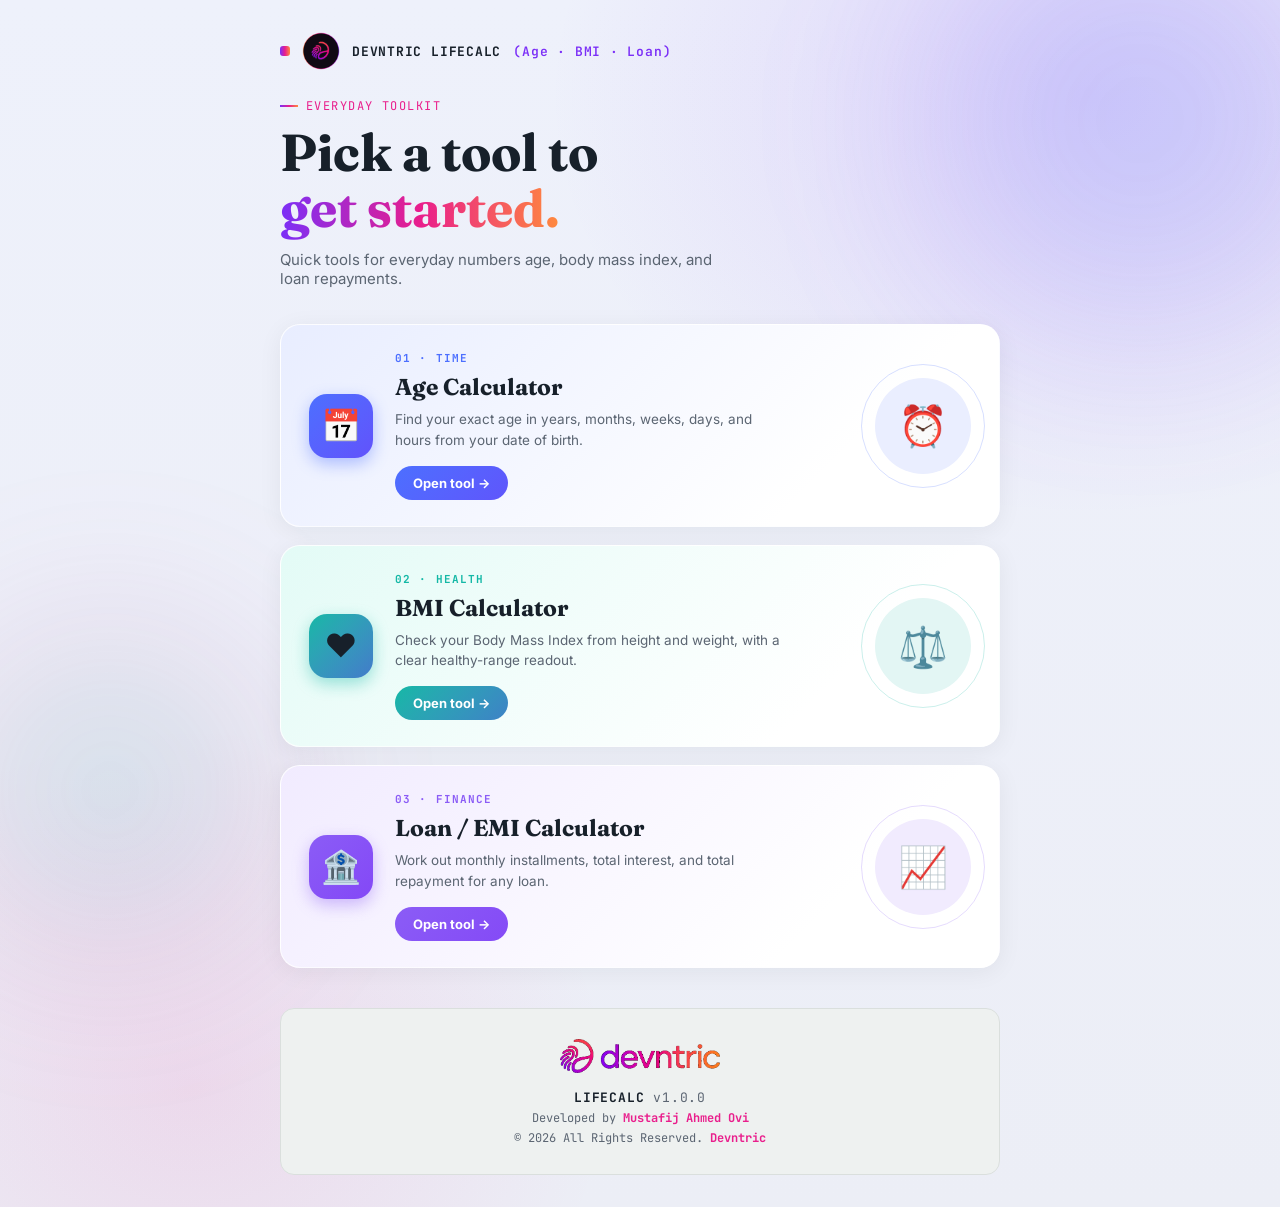
<file: index.html>
<!DOCTYPE html>
<html lang="en">
<head>
<meta charset="UTF-8">
<meta name="viewport" content="width=device-width, initial-scale=1.0">
<title>Devntric LifeCalc</title>
<link rel="stylesheet" href="style.css">
</head>
<body class="landing">

<div class="page landing-page">
  <div class="topnav">
    <span class="brand badge-brand">
      <img src="assets/devntric-icon-circle.png" alt="Devntric" class="brand-icon-badge">
      DEVNTRIC LIFECALC <span class="brand-tagline">(Age · BMI · Loan)</span>
    </span>
  </div>

  <div class="hero">
    <div class="eyebrow">Everyday Toolkit</div>
    <h1>Pick a tool to<br><span class="accent">get started.</span></h1>
    <p class="sub">Quick tools for everyday numbers age, body mass index, and loan repayments.</p>
  </div>

  <div class="tool-grid">
    <a class="tool-card" data-cat="time" href="age.html">
      <span class="icon-badge">📅</span>
      <span class="body">
        <span class="icon">01 · Time</span>
        <h3>Age Calculator</h3>
        <p>Find your exact age in years, months, weeks, days, and hours from your date of birth.</p>
        <span class="go">Open tool →</span>
      </span>
      <span class="deco">⏰</span>
    </a>

    <a class="tool-card" data-cat="health" href="bmi.html">
      <span class="icon-badge">❤️</span>
      <span class="body">
        <span class="icon">02 · Health</span>
        <h3>BMI Calculator</h3>
        <p>Check your Body Mass Index from height and weight, with a clear healthy-range readout.</p>
        <span class="go">Open tool →</span>
      </span>
      <span class="deco">⚖️</span>
    </a>

    <a class="tool-card" data-cat="finance" href="loan.html">
      <span class="icon-badge">🏦</span>
      <span class="body">
        <span class="icon">03 · Finance</span>
        <h3>Loan / EMI Calculator</h3>
        <p>Work out monthly installments, total interest, and total repayment for any loan.</p>
        <span class="go">Open tool →</span>
      </span>
      <span class="deco">📈</span>
    </a>
  </div>

  <footer class="brand-footer">
    <img src="assets/devntric-logo-white.png" alt="Devntric logo">
    <p class="app-name">LIFECALC <span class="ver">v1.0.0</span></p>
    <p class="line">Developed by <a href="https://www.linkedin.com/in/mustafij55" target="_blank" rel="noopener">Mustafij Ahmed Ovi</a></p>
    <p class="line copyright">© 2026 All Rights Reserved. <a href="https://devntric.com/">Devntric</a></p>
  </footer>
</div>

</body>
</html>
</file>
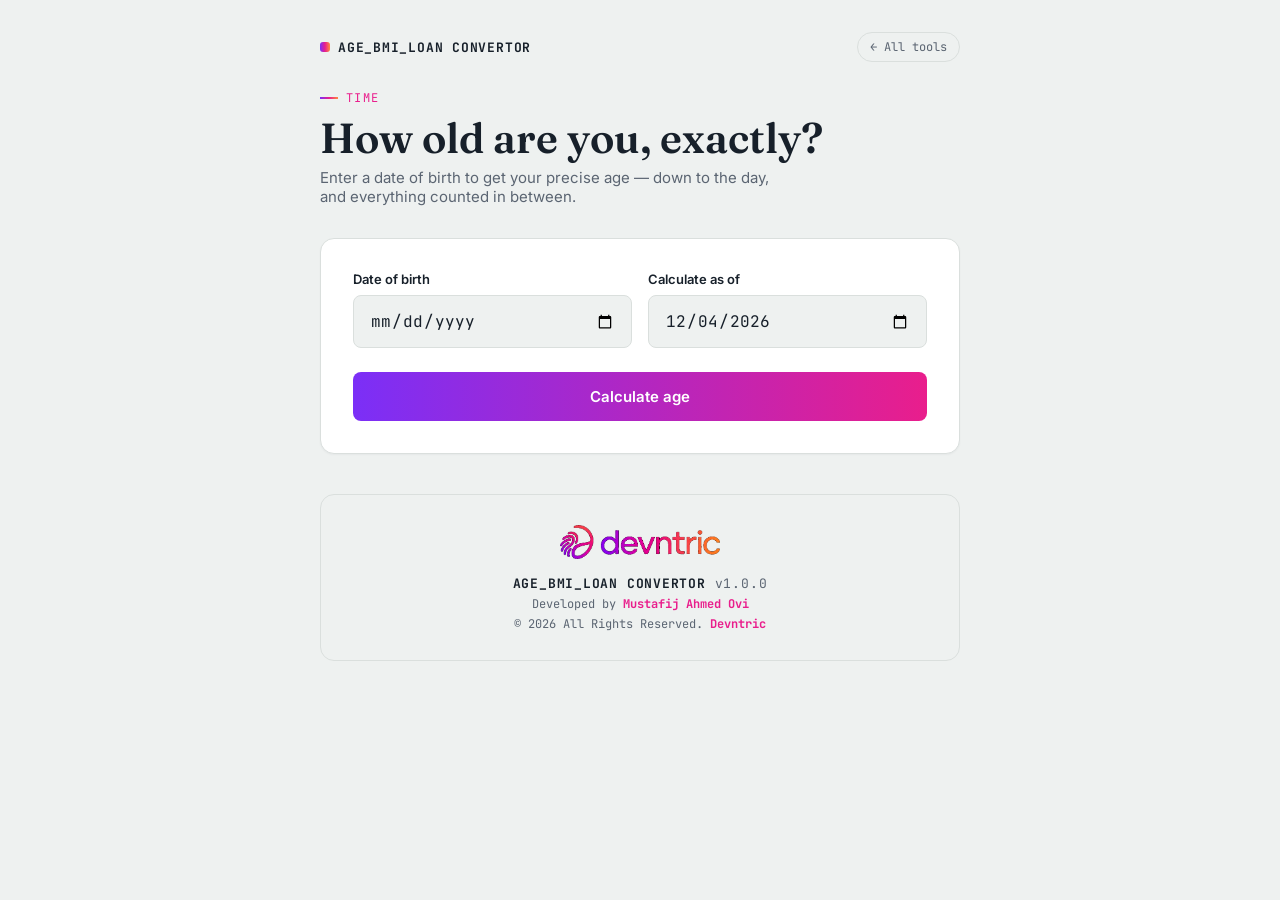
<file: age.html>
<!DOCTYPE html>
<html lang="en">
<head>
<meta charset="UTF-8">
<meta name="viewport" content="width=device-width, initial-scale=1.0">
<title>Age Calculator — Age_BMI_Loan Convertor</title>
<link rel="stylesheet" href="style.css">
</head>
<body>

<div class="page">
  <div class="topnav">
    <a class="brand" href="index.html">AGE_BMI_LOAN CONVERTOR</a>
    <a class="back-link" href="index.html">← All tools</a>
  </div>

  <div class="eyebrow">Time</div>
  <h1>How old are you, exactly?</h1>
  <p class="sub">Enter a date of birth to get your precise age — down to the day, and everything counted in between.</p>

  <div class="card">
    <div class="row">
      <div>
        <label for="dob">Date of birth</label>
        <input type="date" id="dob">
      </div>
      <div>
        <label for="asof">Calculate as of</label>
        <input type="date" id="asof">
      </div>
    </div>
    <button class="primary" id="calcBtn">Calculate age</button>

    <p class="error" id="errorMsg">Please choose a valid date of birth that isn't in the future.</p>

    <div class="result" id="result">
      <p class="headline-stat">You are <span id="mainAge">—</span> old.</p>
      <div class="stat-strip">
        <div class="stat"><span class="num" id="statYears">0</span><span class="lbl">Years</span></div>
        <div class="stat"><span class="num" id="statMonths">0</span><span class="lbl">Months</span></div>
        <div class="stat"><span class="num" id="statWeeks">0</span><span class="lbl">Weeks</span></div>
        <div class="stat"><span class="num" id="statDays">0</span><span class="lbl">Days</span></div>
        <div class="stat"><span class="num" id="statHours">0</span><span class="lbl">Hours</span></div>
      </div>
      <p class="note" id="nextBday"></p>
    </div>
  </div>

  <footer class="brand-footer">
    <img src="assets/devntric-logo-paper.png" alt="Devntric logo">
    <p class="app-name">AGE_BMI_LOAN CONVERTOR <span class="ver">v1.0.0</span></p>
    <p class="line">Developed by <a href="https://www.linkedin.com/in/mustafij55" target="_blank" rel="noopener">Mustafij Ahmed Ovi</a></p>
    <p class="line copyright">© 2026 All Rights Reserved. <a href="https://devntric.com/">Devntric</a></p>
  </footer>
</div>

<script>
  const dobInput = document.getElementById('dob');
  const asofInput = document.getElementById('asof');
  const calcBtn = document.getElementById('calcBtn');
  const result = document.getElementById('result');
  const errorMsg = document.getElementById('errorMsg');

  const today = new Date();
  asofInput.valueAsDate = today;
  dobInput.max = today.toISOString().split('T')[0];

  function animateCount(el, target, duration=600){
    const start = 0;
    const startTime = performance.now();
    function tick(now){
      const progress = Math.min((now - startTime) / duration, 1);
      const eased = 1 - Math.pow(1-progress, 3);
      el.textContent = Math.round(start + (target-start)*eased).toLocaleString();
      if(progress < 1) requestAnimationFrame(tick);
    }
    requestAnimationFrame(tick);
  }

  calcBtn.addEventListener('click', () => {
    const dobVal = dobInput.value;
    const asofVal = asofInput.value || today.toISOString().split('T')[0];

    if(!dobVal){
      errorMsg.style.display = 'block';
      errorMsg.textContent = 'Please choose a date of birth.';
      result.classList.remove('show');
      return;
    }

    const dob = new Date(dobVal + 'T00:00:00');
    const asof = new Date(asofVal + 'T00:00:00');

    if(dob > asof){
      errorMsg.style.display = 'block';
      errorMsg.textContent = "Please choose a valid date of birth that isn't in the future.";
      result.classList.remove('show');
      return;
    }
    errorMsg.style.display = 'none';

    let years = asof.getFullYear() - dob.getFullYear();
    let months = asof.getMonth() - dob.getMonth();
    let days = asof.getDate() - dob.getDate();

    if(days < 0){
      months -= 1;
      const prevMonth = new Date(asof.getFullYear(), asof.getMonth(), 0);
      days += prevMonth.getDate();
    }
    if(months < 0){
      years -= 1;
      months += 12;
    }

    const msDiff = asof - dob;
    const totalDays = Math.floor(msDiff / (1000*60*60*24));
    const totalWeeks = Math.floor(totalDays / 7);
    const totalMonths = years*12 + months;
    const totalHours = Math.floor(msDiff / (1000*60*60));

    document.getElementById('mainAge').textContent = `${years} year${years!==1?'s':''}, ${months} month${months!==1?'s':''}, ${days} day${days!==1?'s':''}`;

    animateCount(document.getElementById('statYears'), years);
    animateCount(document.getElementById('statMonths'), totalMonths);
    animateCount(document.getElementById('statWeeks'), totalWeeks);
    animateCount(document.getElementById('statDays'), totalDays);
    animateCount(document.getElementById('statHours'), totalHours);

    let nextBday = new Date(asof.getFullYear(), dob.getMonth(), dob.getDate());
    if(nextBday < asof){
      nextBday = new Date(asof.getFullYear()+1, dob.getMonth(), dob.getDate());
    }
    const daysToBday = Math.ceil((nextBday - asof) / (1000*60*60*24));
    document.getElementById('nextBday').textContent =
      daysToBday === 0 ? "🎉 It's your birthday today!" : `${daysToBday} day${daysToBday!==1?'s':''} until your next birthday.`;

    result.classList.add('show');
  });
</script>

</body>
</html>
</file>
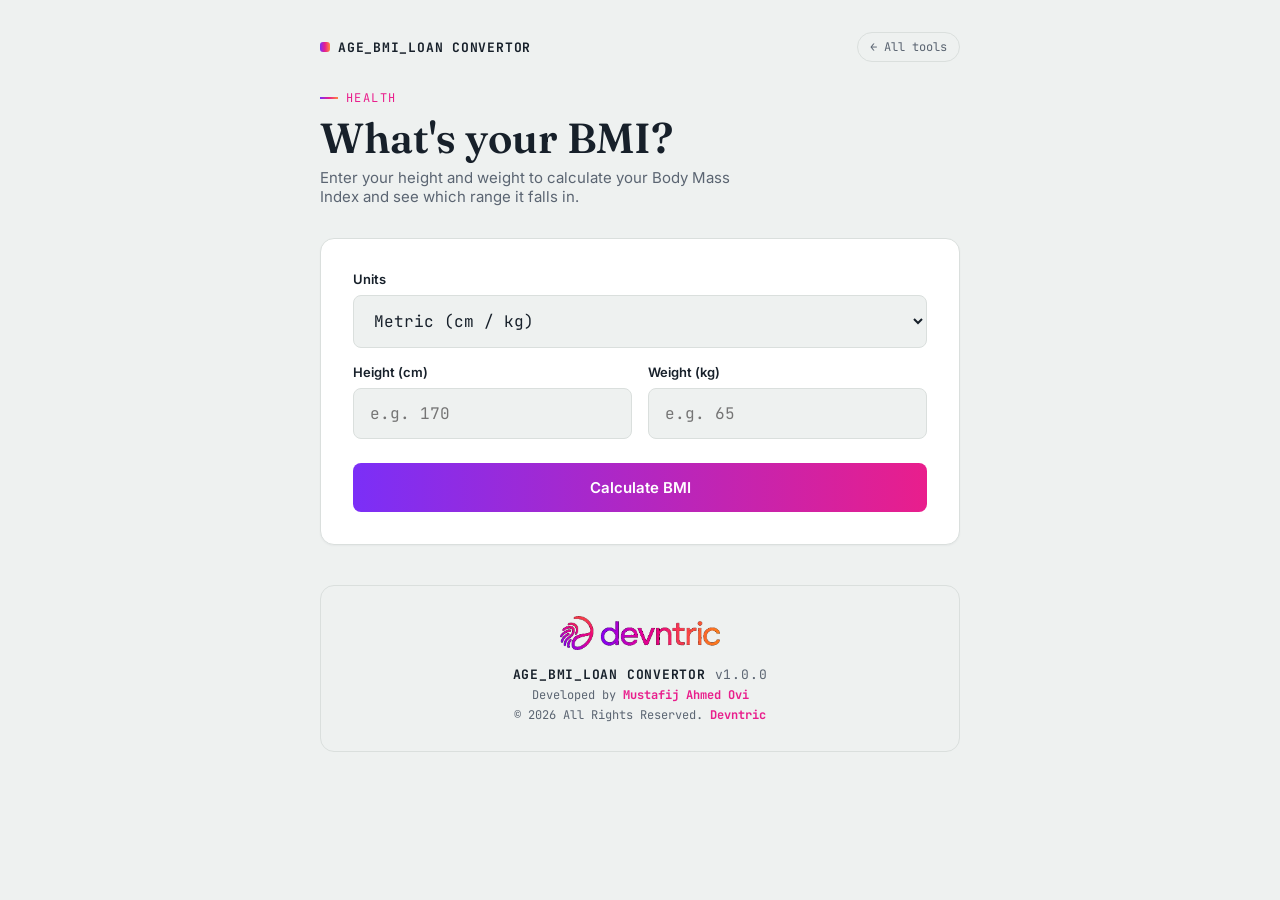
<file: bmi.html>
<!DOCTYPE html>
<html lang="en">
<head>
<meta charset="UTF-8">
<meta name="viewport" content="width=device-width, initial-scale=1.0">
<title>BMI Calculator — Age_BMI_Loan Convertor</title>
<link rel="stylesheet" href="style.css">
<style>
  .bmi-scale{
    margin-top:24px;
    height:10px;
    border-radius:6px;
    background:linear-gradient(to right, #5B8FC7 0%, #5B8FC7 18.5%, #2F6F6B 18.5%, #2F6F6B 41%, #E2A33B 41%, #E2A33B 62%, #C0392B 62%, #C0392B 100%);
    position:relative;
  }
  .bmi-marker{
    position:absolute;
    top:-6px;
    width:2px;
    height:22px;
    background:var(--ink);
    transition:left .5s ease;
  }
  .bmi-legend{
    display:flex;
    justify-content:space-between;
    font-family:'JetBrains Mono',monospace;
    font-size:10px;
    color:var(--text-muted);
    margin-top:8px;
  }
</style>
</head>
<body>

<div class="page">
  <div class="topnav">
    <a class="brand" href="index.html">AGE_BMI_LOAN CONVERTOR</a>
    <a class="back-link" href="index.html">← All tools</a>
  </div>

  <div class="eyebrow">Health</div>
  <h1>What's your BMI?</h1>
  <p class="sub">Enter your height and weight to calculate your Body Mass Index and see which range it falls in.</p>

  <div class="card">
    <div class="row">
      <div>
        <label for="unit">Units</label>
        <select id="unit">
          <option value="metric">Metric (cm / kg)</option>
          <option value="imperial">Imperial (in / lb)</option>
        </select>
      </div>
    </div>
    <div class="row">
      <div>
        <label for="height" id="heightLabel">Height (cm)</label>
        <input type="number" id="height" placeholder="e.g. 170" min="0" step="0.1">
      </div>
      <div>
        <label for="weight" id="weightLabel">Weight (kg)</label>
        <input type="number" id="weight" placeholder="e.g. 65" min="0" step="0.1">
      </div>
    </div>
    <button class="primary" id="calcBtn">Calculate BMI</button>

    <p class="error" id="errorMsg">Please enter valid height and weight values.</p>

    <div class="result" id="result">
      <p class="headline-stat">Your BMI is <span id="bmiValue">—</span></p>

      <div class="stat-strip">
        <div class="stat"><span class="num" id="bmiCategory">—</span><span class="lbl">Category</span></div>
        <div class="stat"><span class="num" id="healthyMin">—</span><span class="lbl">Healthy Min (kg)</span></div>
        <div class="stat"><span class="num" id="healthyMax">—</span><span class="lbl">Healthy Max (kg)</span></div>
      </div>

      <div class="bmi-scale">
        <div class="bmi-marker" id="bmiMarker" style="left:0%"></div>
      </div>
      <div class="bmi-legend">
        <span>Underweight</span>
        <span>Normal</span>
        <span>Overweight</span>
        <span>Obese</span>
      </div>

      <p class="note">BMI is a general screening measure and doesn't account for muscle mass, bone density, or body composition. For personal health guidance, consult a doctor.</p>
    </div>
  </div>

  <footer class="brand-footer">
    <img src="assets/devntric-logo-paper.png" alt="Devntric logo">
    <p class="app-name">AGE_BMI_LOAN CONVERTOR <span class="ver">v1.0.0</span></p>
    <p class="line">Developed by <a href="https://www.linkedin.com/in/mustafij55" target="_blank" rel="noopener">Mustafij Ahmed Ovi</a></p>
    <p class="line copyright">© 2026 All Rights Reserved. <a href="https://devntric.com/">Devntric</a></p>
  </footer>
</div>

<script>
  const unitSelect = document.getElementById('unit');
  const heightLabel = document.getElementById('heightLabel');
  const weightLabel = document.getElementById('weightLabel');
  const heightInput = document.getElementById('height');
  const weightInput = document.getElementById('weight');
  const calcBtn = document.getElementById('calcBtn');
  const result = document.getElementById('result');
  const errorMsg = document.getElementById('errorMsg');

  unitSelect.addEventListener('change', () => {
    if(unitSelect.value === 'metric'){
      heightLabel.textContent = 'Height (cm)';
      weightLabel.textContent = 'Weight (kg)';
      heightInput.placeholder = 'e.g. 170';
      weightInput.placeholder = 'e.g. 65';
    } else {
      heightLabel.textContent = 'Height (in)';
      weightLabel.textContent = 'Weight (lb)';
      heightInput.placeholder = 'e.g. 67';
      weightInput.placeholder = 'e.g. 143';
    }
  });

  function categoryFor(bmi){
    if(bmi < 18.5) return {label:'Underweight', pct: (bmi/18.5)*18.5};
    if(bmi < 25) return {label:'Normal', pct: null};
    if(bmi < 30) return {label:'Overweight', pct: null};
    return {label:'Obese', pct: null};
  }

  function markerPosition(bmi){
    // Scale: 0-15 underweight start, cap display range 10 to 40
    const min = 10, max = 40;
    let pct = ((bmi - min) / (max - min)) * 100;
    pct = Math.max(0, Math.min(100, pct));
    return pct;
  }

  calcBtn.addEventListener('click', () => {
    let h = parseFloat(heightInput.value);
    let w = parseFloat(weightInput.value);

    if(!h || !w || h <= 0 || w <= 0){
      errorMsg.style.display = 'block';
      result.classList.remove('show');
      return;
    }
    errorMsg.style.display = 'none';

    let heightM, weightKg;
    if(unitSelect.value === 'metric'){
      heightM = h / 100;
      weightKg = w;
    } else {
      heightM = h * 0.0254;
      weightKg = w * 0.453592;
    }

    const bmi = weightKg / (heightM * heightM);
    const cat = categoryFor(bmi);

    const healthyMinKg = 18.5 * heightM * heightM;
    const healthyMaxKg = 24.9 * heightM * heightM;

    let healthyMinDisplay, healthyMaxDisplay;
    if(unitSelect.value === 'metric'){
      healthyMinDisplay = healthyMinKg.toFixed(1);
      healthyMaxDisplay = healthyMaxKg.toFixed(1);
    } else {
      healthyMinDisplay = (healthyMinKg / 0.453592).toFixed(1);
      healthyMaxDisplay = (healthyMaxKg / 0.453592).toFixed(1);
    }

    document.getElementById('bmiValue').textContent = bmi.toFixed(1);
    document.getElementById('bmiCategory').textContent = cat.label;
    document.getElementById('healthyMin').textContent = healthyMinDisplay;
    document.getElementById('healthyMax').textContent = healthyMaxDisplay;

    document.getElementById('bmiMarker').style.left = markerPosition(bmi) + '%';

    result.classList.add('show');
  });
</script>

</body>
</html>
</file>
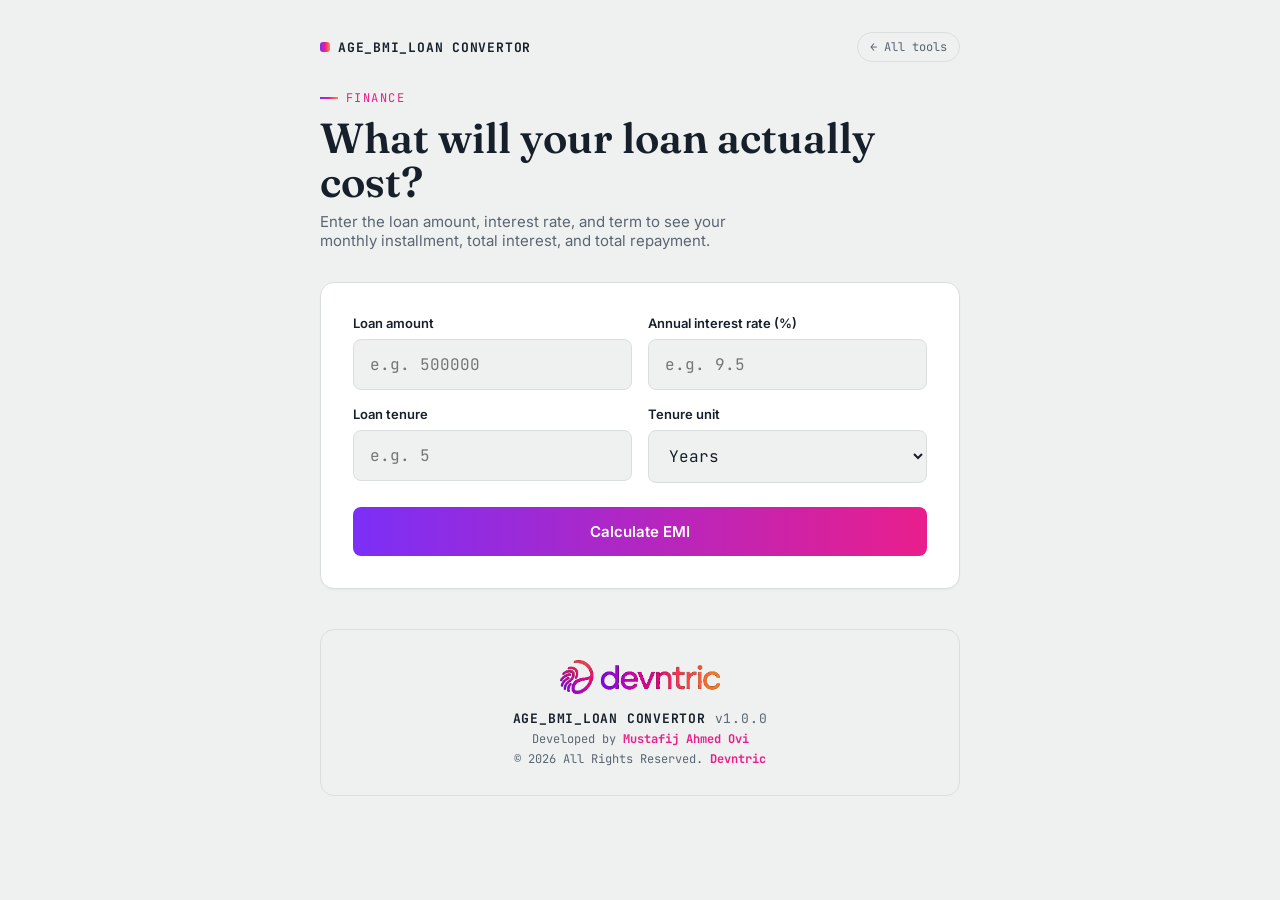
<file: loan.html>
<!DOCTYPE html>
<html lang="en">
<head>
<meta charset="UTF-8">
<meta name="viewport" content="width=device-width, initial-scale=1.0">
<title>Loan / EMI Calculator — Age_BMI_Loan Convertor</title>
<link rel="stylesheet" href="style.css">
<style>
  .bar-wrap{
    margin-top:24px;
  }
  .bar{
    display:flex;
    height:32px;
    border-radius:8px;
    overflow:hidden;
    border:1px solid var(--border);
  }
  .bar .principal{ background:var(--teal); }
  .bar .interest{ background:var(--amber); }
  .bar-legend{
    display:flex;
    gap:20px;
    margin-top:10px;
    font-family:'JetBrains Mono',monospace;
    font-size:11px;
    color:var(--text-muted);
  }
  .bar-legend span{ display:flex; align-items:center; gap:6px; }
  .dot{ width:9px; height:9px; border-radius:2px; display:inline-block; }
  .dot.p{ background:var(--teal); }
  .dot.i{ background:var(--amber); }
</style>
</head>
<body>

<div class="page">
  <div class="topnav">
    <a class="brand" href="index.html">AGE_BMI_LOAN CONVERTOR</a>
    <a class="back-link" href="index.html">← All tools</a>
  </div>

  <div class="eyebrow">Finance</div>
  <h1>What will your loan actually cost?</h1>
  <p class="sub">Enter the loan amount, interest rate, and term to see your monthly installment, total interest, and total repayment.</p>

  <div class="card">
    <div class="row">
      <div>
        <label for="principal">Loan amount</label>
        <input type="number" id="principal" placeholder="e.g. 500000" min="0" step="1">
      </div>
      <div>
        <label for="rate">Annual interest rate (%)</label>
        <input type="number" id="rate" placeholder="e.g. 9.5" min="0" step="0.01">
      </div>
    </div>
    <div class="row">
      <div>
        <label for="tenure">Loan tenure</label>
        <input type="number" id="tenure" placeholder="e.g. 5" min="0" step="1">
      </div>
      <div>
        <label for="tenureUnit">Tenure unit</label>
        <select id="tenureUnit">
          <option value="years">Years</option>
          <option value="months">Months</option>
        </select>
      </div>
    </div>
    <button class="primary" id="calcBtn">Calculate EMI</button>

    <p class="error" id="errorMsg">Please enter valid loan amount, rate, and tenure.</p>

    <div class="result" id="result">
      <p class="headline-stat">Monthly EMI: <span id="emiValue">—</span></p>

      <div class="stat-strip">
        <div class="stat"><span class="num" id="totalInterest">0</span><span class="lbl">Total Interest</span></div>
        <div class="stat"><span class="num" id="totalPayment">0</span><span class="lbl">Total Repayment</span></div>
        <div class="stat"><span class="num" id="numPayments">0</span><span class="lbl">No. of EMIs</span></div>
      </div>

      <div class="bar-wrap">
        <div class="bar">
          <div class="principal" id="barPrincipal" style="width:50%"></div>
          <div class="interest" id="barInterest" style="width:50%"></div>
        </div>
        <div class="bar-legend">
          <span><span class="dot p"></span> Principal</span>
          <span><span class="dot i"></span> Interest</span>
        </div>
      </div>

      <p class="note">Calculated using standard reducing-balance EMI formula. Actual figures may vary slightly by lender.</p>
    </div>
  </div>

  <footer class="brand-footer">
    <img src="assets/devntric-logo-paper.png" alt="Devntric logo">
    <p class="app-name">AGE_BMI_LOAN CONVERTOR <span class="ver">v1.0.0</span></p>
    <p class="line">Developed by <a href="https://www.linkedin.com/in/mustafij55" target="_blank" rel="noopener">Mustafij Ahmed Ovi</a></p>
    <p class="line copyright">© 2026 All Rights Reserved. <a href="https://devntric.com/">Devntric</a></p>
  </footer>
</div>

<script>
  const principalInput = document.getElementById('principal');
  const rateInput = document.getElementById('rate');
  const tenureInput = document.getElementById('tenure');
  const tenureUnit = document.getElementById('tenureUnit');
  const calcBtn = document.getElementById('calcBtn');
  const result = document.getElementById('result');
  const errorMsg = document.getElementById('errorMsg');

  function formatMoney(num){
    return num.toLocaleString(undefined, {maximumFractionDigits:0});
  }

  calcBtn.addEventListener('click', () => {
    const P = parseFloat(principalInput.value);
    const annualRate = parseFloat(rateInput.value);
    let n = parseFloat(tenureInput.value);

    if(!P || P <= 0 || annualRate < 0 || !n || n <= 0){
      errorMsg.style.display = 'block';
      result.classList.remove('show');
      return;
    }
    errorMsg.style.display = 'none';

    const months = tenureUnit.value === 'years' ? n * 12 : n;
    const r = (annualRate / 100) / 12;

    let emi;
    if(r === 0){
      emi = P / months;
    } else {
      emi = P * r * Math.pow(1+r, months) / (Math.pow(1+r, months) - 1);
    }

    const totalPayment = emi * months;
    const totalInterest = totalPayment - P;

    document.getElementById('emiValue').textContent = formatMoney(emi);
    document.getElementById('totalInterest').textContent = formatMoney(totalInterest);
    document.getElementById('totalPayment').textContent = formatMoney(totalPayment);
    document.getElementById('numPayments').textContent = Math.round(months);

    const principalPct = (P / totalPayment) * 100;
    const interestPct = 100 - principalPct;
    document.getElementById('barPrincipal').style.width = principalPct + '%';
    document.getElementById('barInterest').style.width = interestPct + '%';

    result.classList.add('show');
  });
</script>

</body>
</html>
</file>
<file: style.css>
@import url('https://fonts.googleapis.com/css2?family=Fraunces:opsz,wght@9..144,400;9..144,600;9..144,700&family=Inter:wght@400;500;600&family=JetBrains+Mono:wght@400;500;700&display=swap');

:root{
  --ink:#17202A;
  --ink-soft:#232E3A;
  --paper:#EEF1F0;
  --paper-raised:#FFFFFF;
  --violet:#7B2FF7;
  --magenta:#E91E8C;
  --amber:#FF8A3D;
  --teal:#E91E8C;
  --text-main:#17202A;
  --text-muted:#5B6572;
  --border:#DADFDD;
  --error:#DC2626;
  --brand-gradient: linear-gradient(90deg, var(--violet) 0%, var(--magenta) 50%, var(--amber) 100%);
}
*{box-sizing:border-box;}
body{
  margin:0;
  background:var(--paper);
  color:var(--text-main);
  font-family:'Inter',sans-serif;
  min-height:100vh;
  padding:32px 16px;
}
.page{
  width:100%;
  max-width:640px;
  margin:0 auto;
}
.topnav{
  display:flex;
  align-items:center;
  justify-content:space-between;
  margin-bottom:28px;
}
.brand{
  font-family:'JetBrains Mono',monospace;
  font-size:13px;
  font-weight:700;
  letter-spacing:0.06em;
  color:var(--ink);
  text-decoration:none;
  display:flex;
  align-items:center;
  gap:8px;
}
.brand::before{
  content:'';
  width:10px;
  height:10px;
  border-radius:3px;
  background:var(--brand-gradient);
  display:inline-block;
}
.back-link{
  font-family:'JetBrains Mono',monospace;
  font-size:12px;
  color:var(--text-muted);
  text-decoration:none;
  border:1px solid var(--border);
  padding:6px 12px;
  border-radius:20px;
  transition:all .15s ease;
}
.back-link:hover{
  border-color:var(--teal);
  color:var(--teal);
}
.eyebrow{
  font-family:'JetBrains Mono',monospace;
  font-size:12px;
  letter-spacing:0.12em;
  text-transform:uppercase;
  color:var(--teal);
  margin-bottom:10px;
  display:flex;
  align-items:center;
  gap:8px;
}
.eyebrow::before{
  content:'';
  width:18px;
  height:2px;
  background:var(--brand-gradient);
  display:inline-block;
}
h1{
  font-family:'Fraunces',serif;
  font-weight:600;
  font-size:clamp(30px,5vw,42px);
  line-height:1.05;
  margin:0 0 8px;
  color:var(--ink);
}
.sub{
  color:var(--text-muted);
  font-size:15px;
  margin:0 0 32px;
  max-width:50ch;
}
.card{
  background:var(--paper-raised);
  border:1px solid var(--border);
  border-radius:14px;
  padding:32px;
  box-shadow:0 1px 2px rgba(23,32,42,0.04);
}
label{
  display:block;
  font-size:13px;
  font-weight:600;
  color:var(--ink);
  margin-bottom:8px;
}
input, select{
  width:100%;
  padding:14px 16px;
  font-family:'JetBrains Mono',monospace;
  font-size:16px;
  border:1.5px solid var(--border);
  border-radius:8px;
  background:var(--paper);
  color:var(--text-main);
  outline:none;
  transition:border-color .15s ease;
}
input:focus, select:focus{
  border-color:var(--teal);
}
.row{
  display:flex;
  gap:16px;
  flex-wrap:wrap;
  margin-bottom:16px;
}
.row > div{ flex:1; min-width:180px; }
button.primary{
  margin-top:8px;
  width:100%;
  padding:15px;
  background:var(--brand-gradient);
  background-size:200% 100%;
  background-position:0% 0%;
  color:#fff;
  border:none;
  border-radius:8px;
  font-family:'Inter',sans-serif;
  font-weight:600;
  font-size:15px;
  cursor:pointer;
  transition:background-position .3s ease, transform .1s ease;
}
button.primary:hover{ background-position:100% 0%; }
button.primary:active{ transform:scale(0.99); }
button.primary:focus-visible{ outline:2px solid var(--amber); outline-offset:2px; }

.result{
  margin-top:28px;
  display:none;
}
.result.show{ display:block; animation:fadeUp .4s ease; }
@keyframes fadeUp{
  from{ opacity:0; transform:translateY(8px); }
  to{ opacity:1; transform:translateY(0); }
}
.headline-stat{
  font-family:'Fraunces',serif;
  font-size:clamp(26px,4vw,34px);
  color:var(--ink);
  margin:0 0 20px;
}
.headline-stat span{
  color:var(--teal);
  font-weight:700;
}
.stat-strip{
  display:grid;
  grid-template-columns:repeat(auto-fit,minmax(110px,1fr));
  gap:1px;
  background:var(--border);
  border:1px solid var(--border);
  border-radius:10px;
  overflow:hidden;
}
.stat{
  background:var(--paper-raised);
  padding:18px 14px;
  text-align:center;
}
.stat .num{
  font-family:'JetBrains Mono',monospace;
  font-weight:700;
  font-size:22px;
  color:var(--ink);
  display:block;
}
.stat .lbl{
  font-family:'JetBrains Mono',monospace;
  font-size:10px;
  letter-spacing:0.08em;
  text-transform:uppercase;
  color:var(--text-muted);
  margin-top:4px;
  display:block;
}
.stat:nth-child(1) .num{ color:var(--amber); }
.note{
  margin-top:16px;
  font-size:13px;
  color:var(--text-muted);
  font-family:'JetBrains Mono',monospace;
}
.error{
  margin-top:16px;
  color:var(--error);
  font-size:13px;
  font-family:'JetBrains Mono',monospace;
  display:none;
}
footer{
  margin-top:20px;
}

/* --- Brand footer --- */
.brand-footer{
  margin-top:40px;
  background:var(--paper);
  border:1px solid var(--border);
  border-radius:14px;
  padding:30px 24px 24px;
  text-align:center;
}
.brand-footer img{
  height:34px;
  display:block;
  margin:0 auto 16px;
}
.brand-footer .app-name{
  font-family:'JetBrains Mono',monospace;
  font-weight:700;
  font-size:13px;
  letter-spacing:0.06em;
  color:var(--ink);
  margin:0 0 4px;
}
.brand-footer .ver{
  color:var(--text-muted);
  font-weight:400;
}
.brand-footer .line{
  font-family:'JetBrains Mono',monospace;
  font-size:12px;
  color:var(--text-muted);
  margin:4px 0;
}
.brand-footer a{
  color:var(--teal);
  font-weight:700;
  text-decoration:none;
}
.brand-footer a:hover{
  text-decoration:underline;
}
.brand-footer .copyright a{
  color:var(--teal);
}

/* --- Landing page specific (v2) --- */
body.landing{
  background:
    radial-gradient(ellipse 900px 700px at 85% 8%, rgba(123,47,247,0.14), transparent 60%),
    radial-gradient(ellipse 700px 600px at 15% 90%, rgba(233,30,140,0.10), transparent 60%),
    linear-gradient(180deg, #EEF1FB 0%, #ECEEF6 100%);
  min-height:100vh;
  position:relative;
  overflow-x:hidden;
}
body.landing::before,
body.landing::after{
  content:'';
  position:fixed;
  border-radius:50%;
  filter:blur(70px);
  z-index:0;
  pointer-events:none;
}
body.landing::before{
  width:520px; height:520px;
  top:-140px; right:-120px;
  background:radial-gradient(circle, rgba(76,111,255,0.20), rgba(139,92,246,0.10) 60%, transparent 75%);
}
body.landing::after{
  width:420px; height:420px;
  bottom:-100px; left:-100px;
  background:radial-gradient(circle, rgba(20,184,166,0.16), rgba(233,30,140,0.08) 60%, transparent 75%);
}
.page.landing-page{ position:relative; z-index:1; max-width:720px; }

.hero{
  text-align:left;
  margin-bottom:36px;
}
.hero h1{
  font-family:'Fraunces',serif;
  font-weight:700;
  font-size:clamp(34px,6vw,52px);
  line-height:1.08;
  margin:0 0 14px;
  color:var(--ink);
}
.hero h1 .accent{
  background:var(--brand-gradient);
  -webkit-background-clip:text;
  background-clip:text;
  color:transparent;
}
.brand.badge-brand{
  gap:12px;
}
.brand-icon-badge{
  width:38px;
  height:38px;
  border-radius:50%;
  flex-shrink:0;
  display:block;
  object-fit:contain;
}
.brand-tagline{
  color:var(--violet);
  font-weight:600;
}

.tool-grid{
  display:flex;
  flex-direction:column;
  gap:18px;
}
.tool-card{
  --cat-color:#4C6FFF;
  --cat-soft:#EAF0FF;
  background:linear-gradient(135deg, var(--cat-soft) 0%, #FFFFFF 75%);
  border:1px solid rgba(255,255,255,0.8);
  border-radius:20px;
  padding:26px 28px;
  text-decoration:none;
  color:var(--text-main);
  display:flex;
  align-items:center;
  gap:22px;
  transition:transform .18s ease, box-shadow .18s ease;
  position:relative;
  overflow:hidden;
  box-shadow:0 4px 24px rgba(23,32,42,0.06);
}
.tool-card:hover{
  transform:translateY(-3px) scale(1.01);
  box-shadow:0 16px 34px rgba(23,32,42,0.12);
}
.tool-card .icon-badge{
  width:64px;
  height:64px;
  border-radius:18px;
  background:linear-gradient(135deg, var(--cat-color), color-mix(in srgb, var(--cat-color) 55%, var(--violet)));
  display:flex;
  align-items:center;
  justify-content:center;
  flex-shrink:0;
  font-size:32px;
  line-height:1;
  box-shadow:0 6px 16px color-mix(in srgb, var(--cat-color) 40%, transparent);
}
.tool-card .icon-badge svg{ display:none; }
.tool-card .body{ flex:1; min-width:0; }
.tool-card .icon{
  font-family:'JetBrains Mono',monospace;
  font-size:11px;
  font-weight:700;
  color:var(--cat-color);
  letter-spacing:0.1em;
  text-transform:uppercase;
  display:block;
  margin-bottom:8px;
}
.tool-card h3{
  font-family:'Fraunces',serif;
  font-size:23px;
  font-weight:700;
  margin:0 0 8px;
  color:var(--ink);
}
.tool-card p{
  font-size:13.5px;
  color:var(--text-muted);
  margin:0 0 16px;
  line-height:1.5;
  max-width:44ch;
}
.tool-card .go{
  display:inline-flex;
  align-items:center;
  gap:6px;
  font-family:'Inter',sans-serif;
  font-size:13px;
  font-weight:700;
  color:#fff;
  background:linear-gradient(135deg, var(--cat-color), color-mix(in srgb, var(--cat-color) 60%, var(--violet)));
  padding:9px 18px;
  border-radius:999px;
}
.tool-card .deco{
  width:96px;
  height:96px;
  border-radius:50%;
  background:color-mix(in srgb, var(--cat-color) 12%, white);
  display:flex;
  align-items:center;
  justify-content:center;
  flex-shrink:0;
  position:relative;
  font-size:40px;
}
.tool-card .deco::before{
  content:'';
  position:absolute;
  inset:-14px;
  border-radius:50%;
  border:1px solid color-mix(in srgb, var(--cat-color) 22%, transparent);
}
.tool-card .deco svg{ display:none; }
.tool-card[data-cat="time"]{ --cat-color:#4C6FFF; --cat-soft:#E8EDFF; }
.tool-card[data-cat="health"]{ --cat-color:#14B8A6; --cat-soft:#E3FBF6; }
.tool-card[data-cat="finance"]{ --cat-color:#8B5CF6; --cat-soft:#F1EBFF; }
.tool-card[data-cat="career"]{ --cat-color:#FF8A3D; --cat-soft:#FFF0E3; }


@media (max-width:600px){
  .tool-card{ flex-wrap:wrap; padding:22px; }
  .tool-card .deco{ display:none; }
}

/* --- Letter generator --- */
.page.wide{ max-width:960px; }
.letter-layout{
  display:grid;
  grid-template-columns:1fr 1fr;
  gap:24px;
  align-items:start;
}
@media (max-width:800px){
  .letter-layout{ grid-template-columns:1fr; }
}
.toggle-group{
  display:flex;
  gap:8px;
  margin-bottom:20px;
}
.toggle-btn{
  flex:1;
  padding:10px 14px;
  border:1.5px solid var(--border);
  border-radius:8px;
  background:var(--paper-raised);
  color:var(--text-muted);
  font-family:'Inter',sans-serif;
  font-weight:600;
  font-size:13px;
  cursor:pointer;
  transition:all .15s ease;
}
.toggle-btn.active{
  border-color:transparent;
  background:var(--brand-gradient);
  color:#fff;
}
textarea{
  width:100%;
  padding:12px 14px;
  font-family:'Inter',sans-serif;
  font-size:14px;
  border:1.5px solid var(--border);
  border-radius:8px;
  background:var(--paper);
  color:var(--text-main);
  outline:none;
  resize:vertical;
  min-height:70px;
}
textarea:focus{ border-color:var(--teal); }
.letter-paper{
  background:#fff;
  border:1px solid var(--border);
  border-radius:10px;
  padding:38px 34px;
  min-height:420px;
  font-family:'Fraunces',serif;
  font-size:14.5px;
  line-height:1.75;
  color:#1a1a1a;
  white-space:pre-wrap;
  position:sticky;
  top:20px;
}
.letter-actions{
  display:flex;
  gap:10px;
  margin-top:16px;
}
.letter-actions button{
  flex:1;
  padding:12px;
  border:1.5px solid var(--border);
  border-radius:8px;
  background:var(--paper-raised);
  color:var(--ink);
  font-family:'Inter',sans-serif;
  font-weight:600;
  font-size:13px;
  cursor:pointer;
  transition:all .15s ease;
}
.letter-actions button:hover{
  border-color:var(--teal);
  color:var(--teal);
}
.letter-actions button.copied{
  border-color:var(--teal);
  color:var(--teal);
}
@media print{
  body *{ visibility:hidden; }
  .letter-paper, .letter-paper *{ visibility:visible; }
  .letter-paper{
    position:absolute;
    top:0; left:0;
    width:100%;
    border:none;
    box-shadow:none;
  }
}

/* --- Phone refinements --- */
@media (max-width: 480px){
  body{ padding:20px 12px; }
  .card{ padding:22px 18px; }
  .topnav{ margin-bottom:20px; }
  .brand{ font-size:11px; }
  .back-link{ font-size:11px; padding:5px 10px; }
  h1{ margin-bottom:6px; }
  .sub{ margin-bottom:22px; font-size:14px; }
  .row{ gap:12px; }
  .row > div{ min-width:100%; }
  .stat-strip{ grid-template-columns:repeat(2, 1fr); }
  .stat{ padding:14px 10px; }
  .stat .num{ font-size:19px; }
  .headline-stat{ font-size:24px; }
  .tool-grid{ grid-template-columns:1fr; }
  .brand-footer{ padding:24px 18px 20px; }
}
</file>
